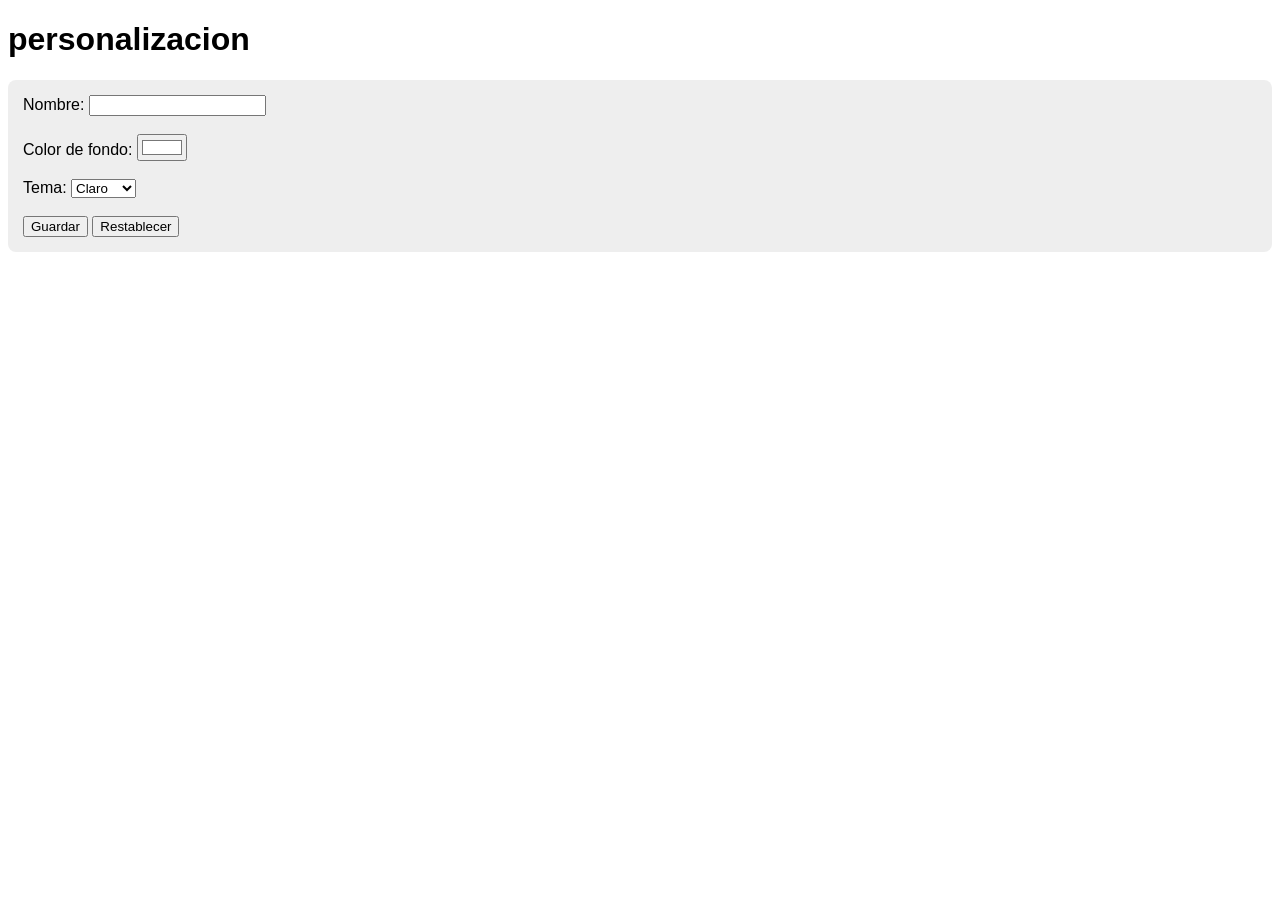
<file: index.html>
<!DOCTYPE html>
<html lang="es">
<head>
    <meta charset="UTF-8">
    <meta name="viewport" content="width=device-width, initial-scale=1.0">
    <title>guardian</title>
    <link rel="stylesheet" href="./guadian_interfaz/styles.css">
    
</head>
<body>
    <!-- Página principal de personalización de la interfaz -->
    <h1>personalizacion</h1>
    <!--contenedor vacio-->
    <div id="contenedor-bienvenida">
    
    </div>
    <!--formulario-->
    <form id="formulario">
        <!--nombre-->
        <label for="nombre">Nombre:</label>
        <input type="text" id="nombre">
        <br><br>
        <!--color de fondo-->
        <label for="color-fondo">Color de fondo:</label>
        <input type="color" id="color-fondo" value="#ffffff">
        <br><br>
        <!--tema-->
        <label for="tema">Tema:</label>
        <select id="tema">
            <option value="claro">Claro</option>
            <option value="oscuro">Oscuro</option>
        </select>
        <br><br>
        <!--botones-->
        <button type="submit">Guardar</button>
        <button type="button" id="restablecer">Restablecer</button>    
    </form>
    <!-- Cargamos el archivo JavaScript que controla la personalización -->
    <script src="./guadian_interfaz/script.js"></script>
</body>
</html>
</file>
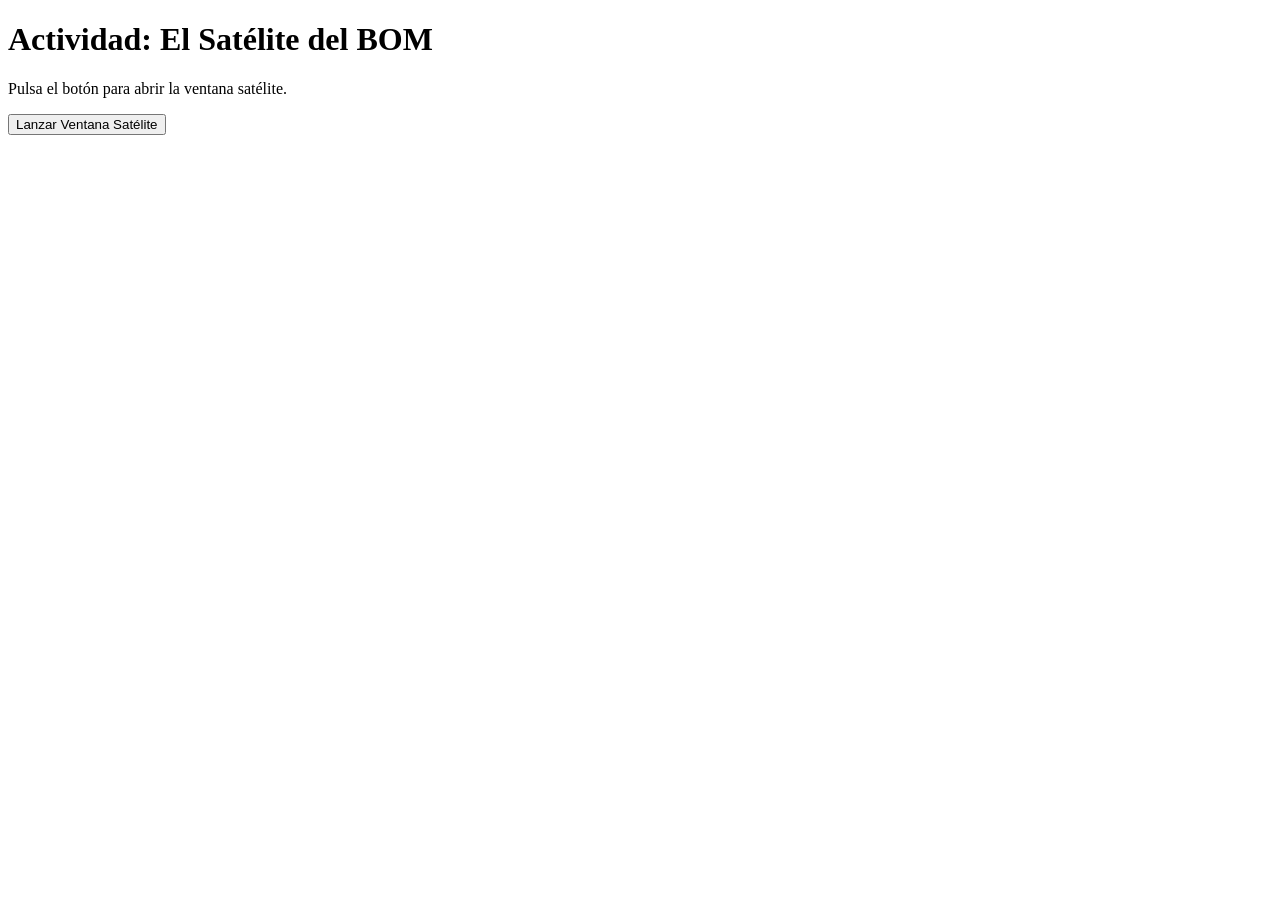
<file: Satelite BOM/index.html>
<!DOCTYPE html>
<html lang="es">
<head>
    <meta charset="UTF-8">
    <meta name="viewport" content="width=device-width, initial-scale=1.0">
    <title>Satélite del BOM</title>
    <script src="index.js" defer></script>
</head>
<body>
    <h1>Actividad: El Satélite del BOM</h1>
    <p>Pulsa el botón para abrir la ventana satélite.</p>
    <button id="lanzar">Lanzar Ventana Satélite</button>
    <p id="mensaje"></p>
</body>
</html>
</file>
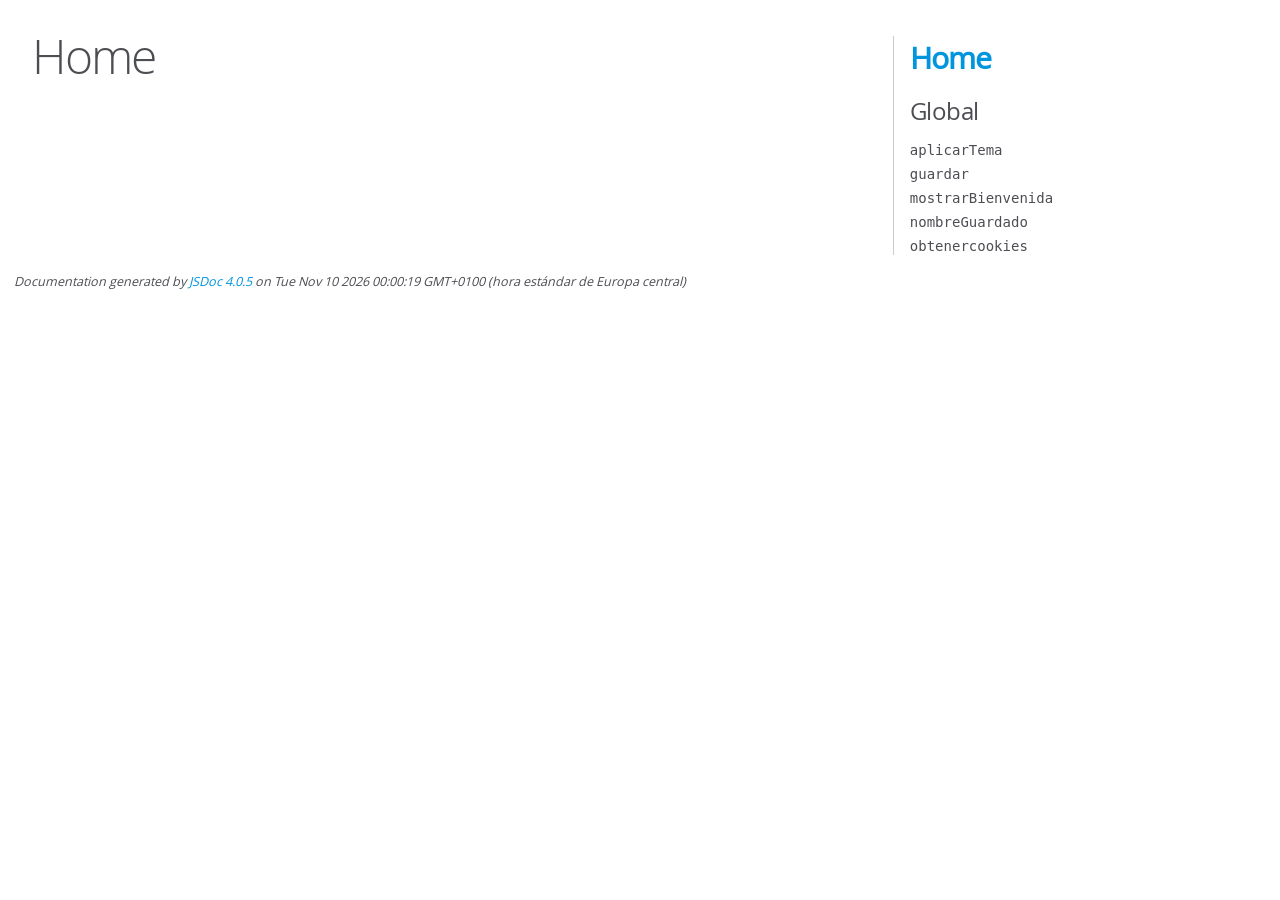
<file: guadian_interfaz/docs/index.html>
<!DOCTYPE html>
<html lang="en">
<head>
    <meta charset="utf-8">
    <title>JSDoc: Home</title>

    <script src="scripts/prettify/prettify.js"> </script>
    <script src="scripts/prettify/lang-css.js"> </script>
    <!--[if lt IE 9]>
      <script src="//html5shiv.googlecode.com/svn/trunk/html5.js"></script>
    <![endif]-->
    <link type="text/css" rel="stylesheet" href="styles/prettify-tomorrow.css">
    <link type="text/css" rel="stylesheet" href="styles/jsdoc-default.css">
</head>

<body>

<div id="main">

    <h1 class="page-title">Home</h1>

    



    


    <h3> </h3>










    









</div>

<nav>
    <h2><a href="index.html">Home</a></h2><h3>Global</h3><ul><li><a href="global.html#aplicarTema">aplicarTema</a></li><li><a href="global.html#guardar">guardar</a></li><li><a href="global.html#mostrarBienvenida">mostrarBienvenida</a></li><li><a href="global.html#nombreGuardado">nombreGuardado</a></li><li><a href="global.html#obtenercookies">obtenercookies</a></li></ul>
</nav>

<br class="clear">

<footer>
    Documentation generated by <a href="https://github.com/jsdoc/jsdoc">JSDoc 4.0.5</a> on Tue Nov 10 2026 00:00:19 GMT+0100 (hora estándar de Europa central)
</footer>

<script> prettyPrint(); </script>
<script src="scripts/linenumber.js"> </script>
</body>
</html>
</file>
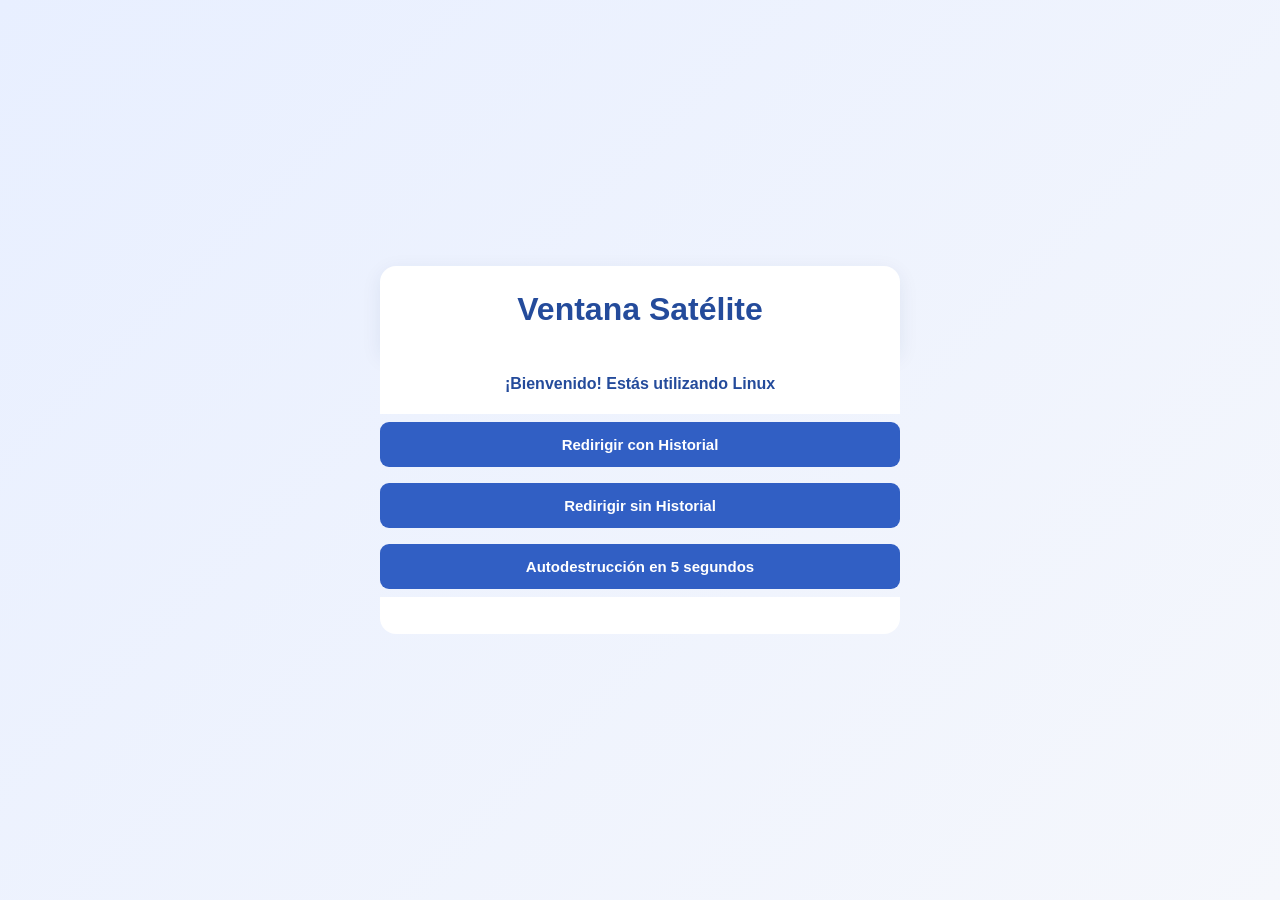
<file: SateliteBOM/satelite.html>
<!DOCTYPE html>
<html lang="es">
<head>
    <meta charset="UTF-8">
    <meta name="viewport" content="width=device-width, initial-scale=1.0">
    <title>Ventana Satélite</title>
    <script src="satelite.js" defer></script>
    <link rel="stylesheet" href="styles.css">
</head>
<body>

    <h1>Ventana Satélite</h1>

    <p id="bienvenida">Detectando sistema operativo...</p>
    <button id="conHistorial">Redirigir con Historial</button>
    <button id="sinHistorial">Redirigir sin Historial</button>
    <button id="autodestruccion">Autodestrucción en 5 segundos</button>
    <p id="cuentaAtras"></p>

</body>
</html>
</file>
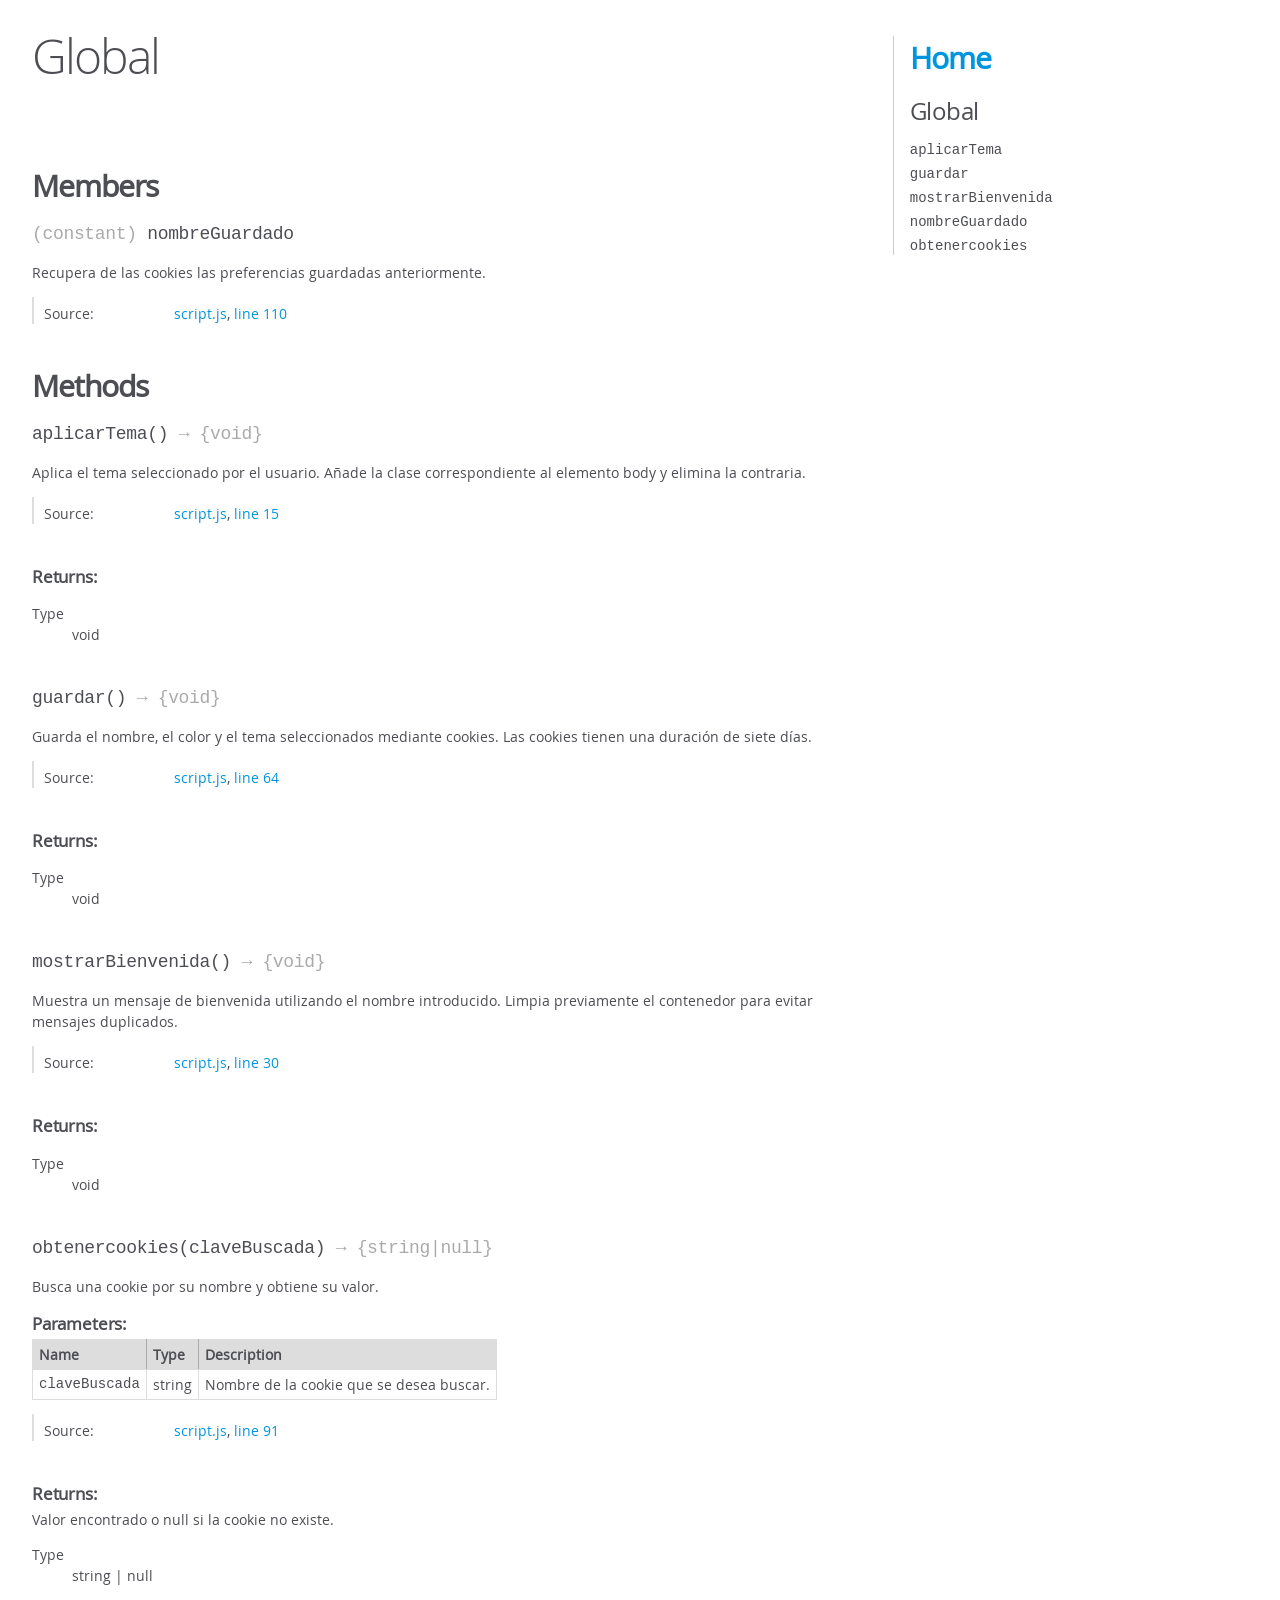
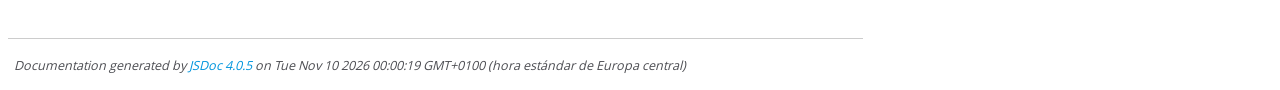
<file: guadian_interfaz/docs/global.html>
<!DOCTYPE html>
<html lang="en">
<head>
    <meta charset="utf-8">
    <title>JSDoc: Global</title>

    <script src="scripts/prettify/prettify.js"> </script>
    <script src="scripts/prettify/lang-css.js"> </script>
    <!--[if lt IE 9]>
      <script src="//html5shiv.googlecode.com/svn/trunk/html5.js"></script>
    <![endif]-->
    <link type="text/css" rel="stylesheet" href="styles/prettify-tomorrow.css">
    <link type="text/css" rel="stylesheet" href="styles/jsdoc-default.css">
</head>

<body>

<div id="main">

    <h1 class="page-title">Global</h1>

    




<section>

<header>
    
        <h2></h2>
        
    
</header>

<article>
    <div class="container-overview">
    
        

        


<dl class="details">

    

    

    

    

    

    

    

    

    

    

    

    

    

    

    

    
</dl>


        
    
    </div>

    

    

    

    

    

    

    
        <h3 class="subsection-title">Members</h3>

        
            
<h4 class="name" id="nombreGuardado"><span class="type-signature">(constant) </span>nombreGuardado<span class="type-signature"></span></h4>




<div class="description">
    Recupera de las cookies las preferencias guardadas anteriormente.
</div>







<dl class="details">

    

    

    

    

    

    

    

    

    

    

    

    

    
    <dt class="tag-source">Source:</dt>
    <dd class="tag-source"><ul class="dummy"><li>
        <a href="script.js.html">script.js</a>, <a href="script.js.html#line110">line 110</a>
    </li></ul></dd>
    

    

    

    
</dl>






        
    

    
        <h3 class="subsection-title">Methods</h3>

        
            

    

    
    <h4 class="name" id="aplicarTema"><span class="type-signature"></span>aplicarTema<span class="signature">()</span><span class="type-signature"> &rarr; {void}</span></h4>
    

    



<div class="description">
    Aplica el tema seleccionado por el usuario.Añade la clase correspondiente al elemento body y elimina la contraria.
</div>













<dl class="details">

    

    

    

    

    

    

    

    

    

    

    

    

    
    <dt class="tag-source">Source:</dt>
    <dd class="tag-source"><ul class="dummy"><li>
        <a href="script.js.html">script.js</a>, <a href="script.js.html#line15">line 15</a>
    </li></ul></dd>
    

    

    

    
</dl>















<h5>Returns:</h5>

        


<dl>
    <dt>
        Type
    </dt>
    <dd>
        
<span class="param-type">void</span>


    </dd>
</dl>

    





        
            

    

    
    <h4 class="name" id="guardar"><span class="type-signature"></span>guardar<span class="signature">()</span><span class="type-signature"> &rarr; {void}</span></h4>
    

    



<div class="description">
    Guarda el nombre, el color y el tema seleccionados mediante cookies.Las cookies tienen una duración de siete días.
</div>













<dl class="details">

    

    

    

    

    

    

    

    

    

    

    

    

    
    <dt class="tag-source">Source:</dt>
    <dd class="tag-source"><ul class="dummy"><li>
        <a href="script.js.html">script.js</a>, <a href="script.js.html#line64">line 64</a>
    </li></ul></dd>
    

    

    

    
</dl>















<h5>Returns:</h5>

        


<dl>
    <dt>
        Type
    </dt>
    <dd>
        
<span class="param-type">void</span>


    </dd>
</dl>

    





        
            

    

    
    <h4 class="name" id="mostrarBienvenida"><span class="type-signature"></span>mostrarBienvenida<span class="signature">()</span><span class="type-signature"> &rarr; {void}</span></h4>
    

    



<div class="description">
    Muestra un mensaje de bienvenida utilizando el nombre introducido.Limpia previamente el contenedor para evitar mensajes duplicados.
</div>













<dl class="details">

    

    

    

    

    

    

    

    

    

    

    

    

    
    <dt class="tag-source">Source:</dt>
    <dd class="tag-source"><ul class="dummy"><li>
        <a href="script.js.html">script.js</a>, <a href="script.js.html#line30">line 30</a>
    </li></ul></dd>
    

    

    

    
</dl>















<h5>Returns:</h5>

        


<dl>
    <dt>
        Type
    </dt>
    <dd>
        
<span class="param-type">void</span>


    </dd>
</dl>

    





        
            

    

    
    <h4 class="name" id="obtenercookies"><span class="type-signature"></span>obtenercookies<span class="signature">(claveBuscada)</span><span class="type-signature"> &rarr; {string|null}</span></h4>
    

    



<div class="description">
    Busca una cookie por su nombre y obtiene su valor.
</div>









    <h5>Parameters:</h5>
    

<table class="params">
    <thead>
    <tr>
        
        <th>Name</th>
        

        <th>Type</th>

        

        

        <th class="last">Description</th>
    </tr>
    </thead>

    <tbody>
    

        <tr>
            
                <td class="name"><code>claveBuscada</code></td>
            

            <td class="type">
            
                
<span class="param-type">string</span>


            
            </td>

            

            

            <td class="description last">Nombre de la cookie que se desea buscar.</td>
        </tr>

    
    </tbody>
</table>






<dl class="details">

    

    

    

    

    

    

    

    

    

    

    

    

    
    <dt class="tag-source">Source:</dt>
    <dd class="tag-source"><ul class="dummy"><li>
        <a href="script.js.html">script.js</a>, <a href="script.js.html#line91">line 91</a>
    </li></ul></dd>
    

    

    

    
</dl>















<h5>Returns:</h5>

        
<div class="param-desc">
    Valor encontrado o null si la cookie no existe.
</div>



<dl>
    <dt>
        Type
    </dt>
    <dd>
        
<span class="param-type">string</span>
|

<span class="param-type">null</span>


    </dd>
</dl>

    





        
    

    

    
</article>

</section>




</div>

<nav>
    <h2><a href="index.html">Home</a></h2><h3>Global</h3><ul><li><a href="global.html#aplicarTema">aplicarTema</a></li><li><a href="global.html#guardar">guardar</a></li><li><a href="global.html#mostrarBienvenida">mostrarBienvenida</a></li><li><a href="global.html#nombreGuardado">nombreGuardado</a></li><li><a href="global.html#obtenercookies">obtenercookies</a></li></ul>
</nav>

<br class="clear">

<footer>
    Documentation generated by <a href="https://github.com/jsdoc/jsdoc">JSDoc 4.0.5</a> on Tue Nov 10 2026 00:00:19 GMT+0100 (hora estándar de Europa central)
</footer>

<script> prettyPrint(); </script>
<script src="scripts/linenumber.js"> </script>
</body>
</html>
</file>
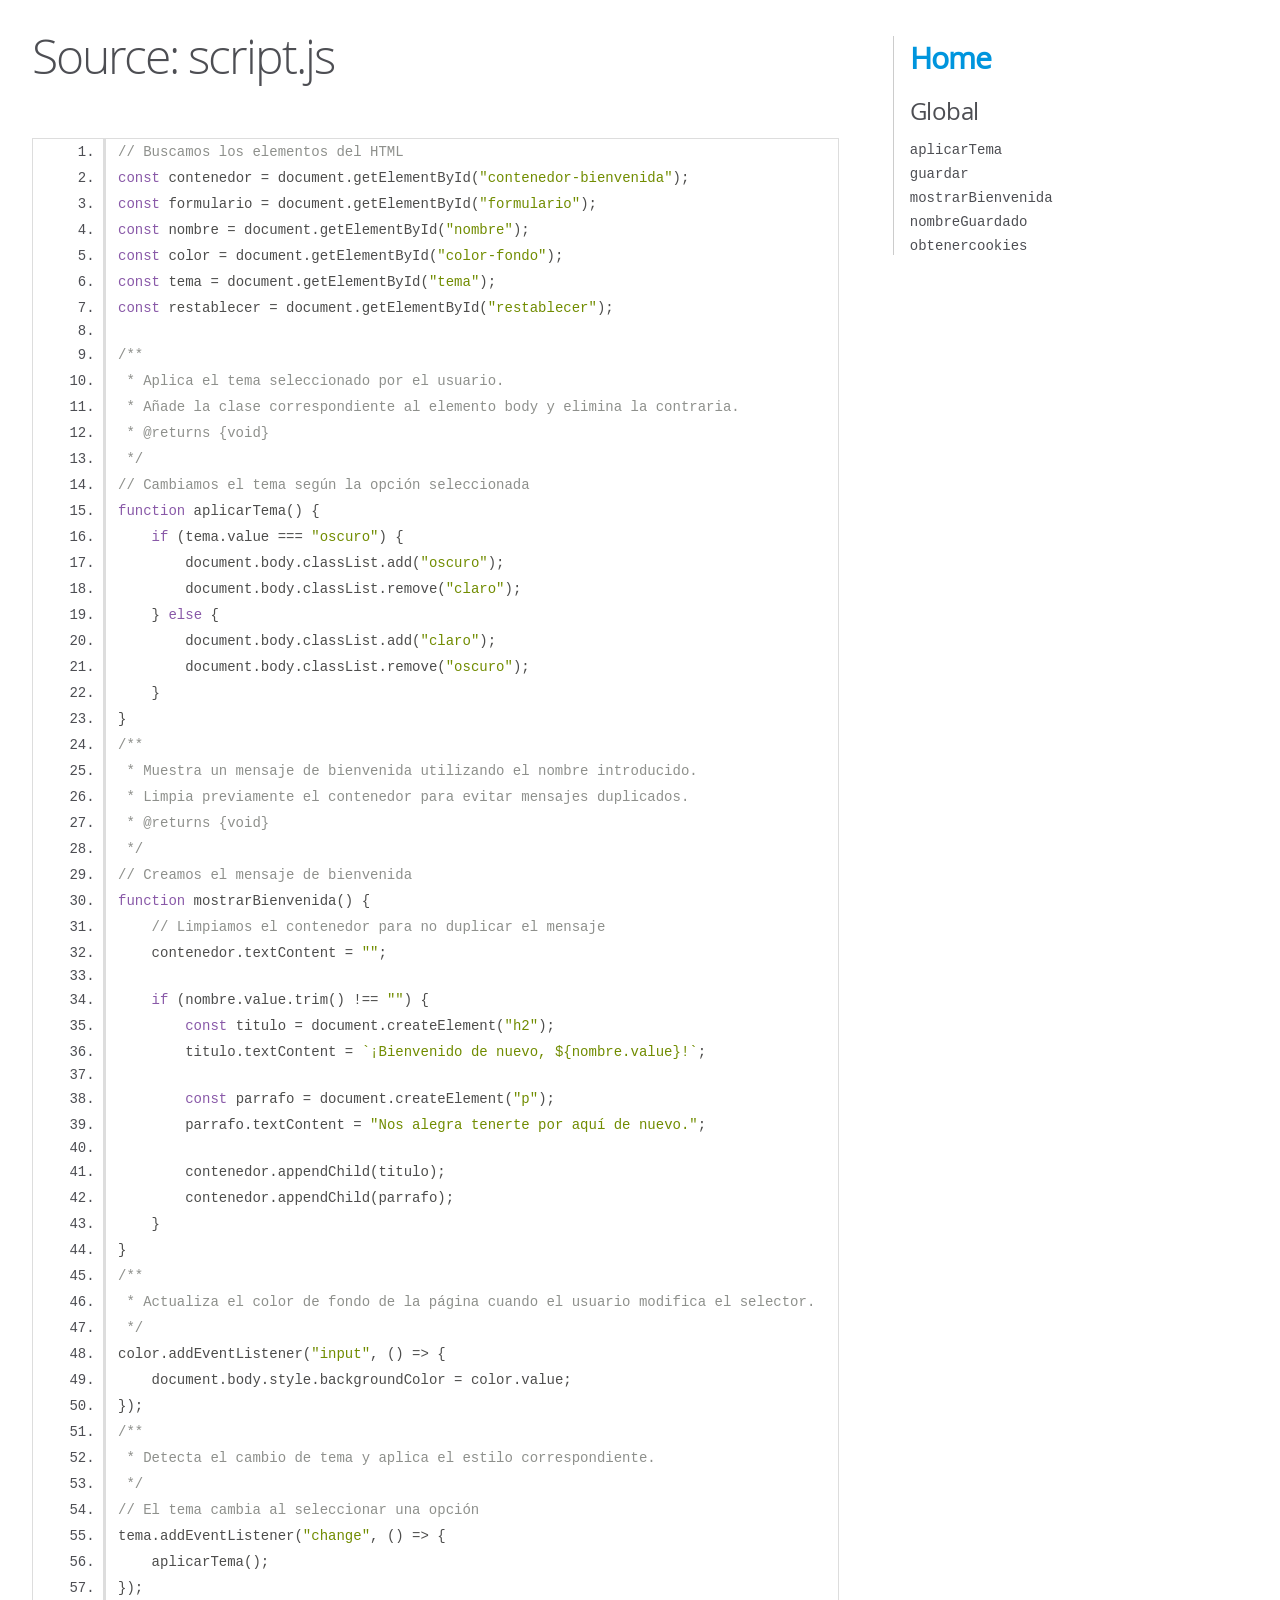
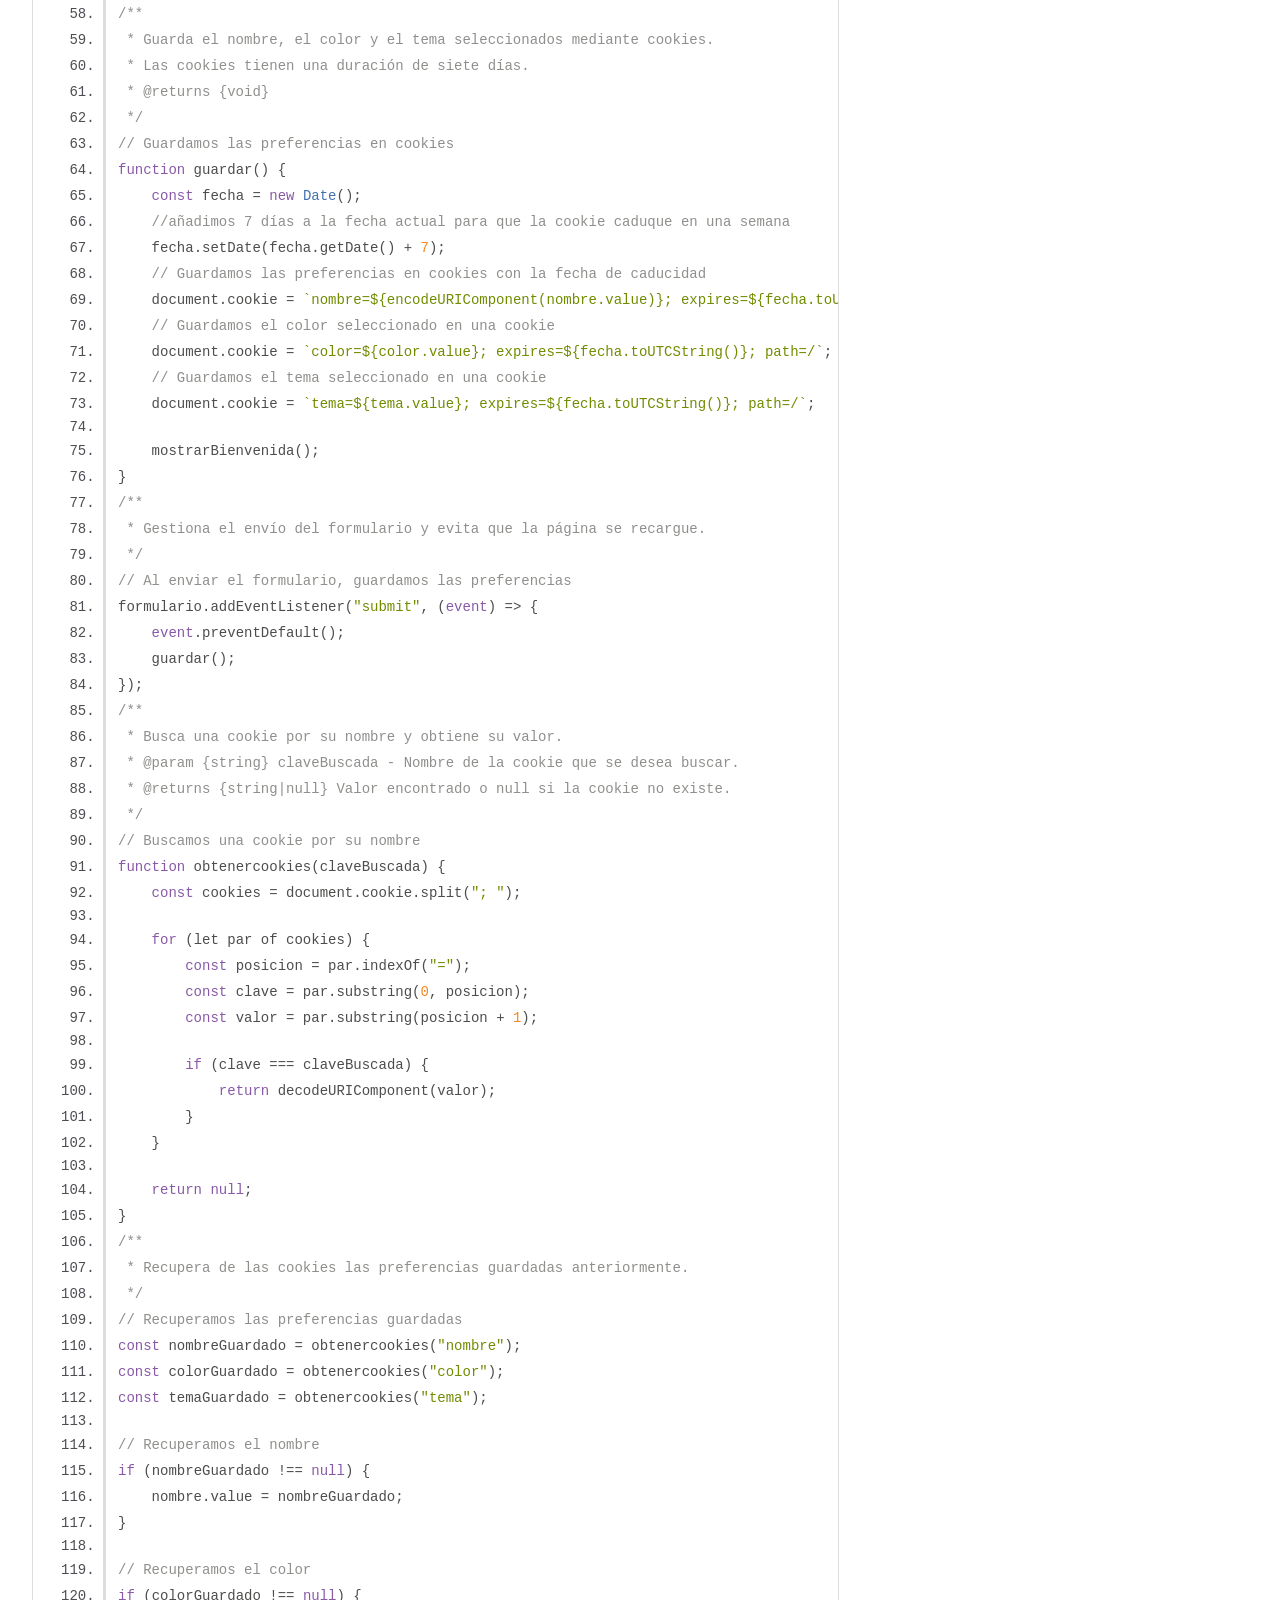
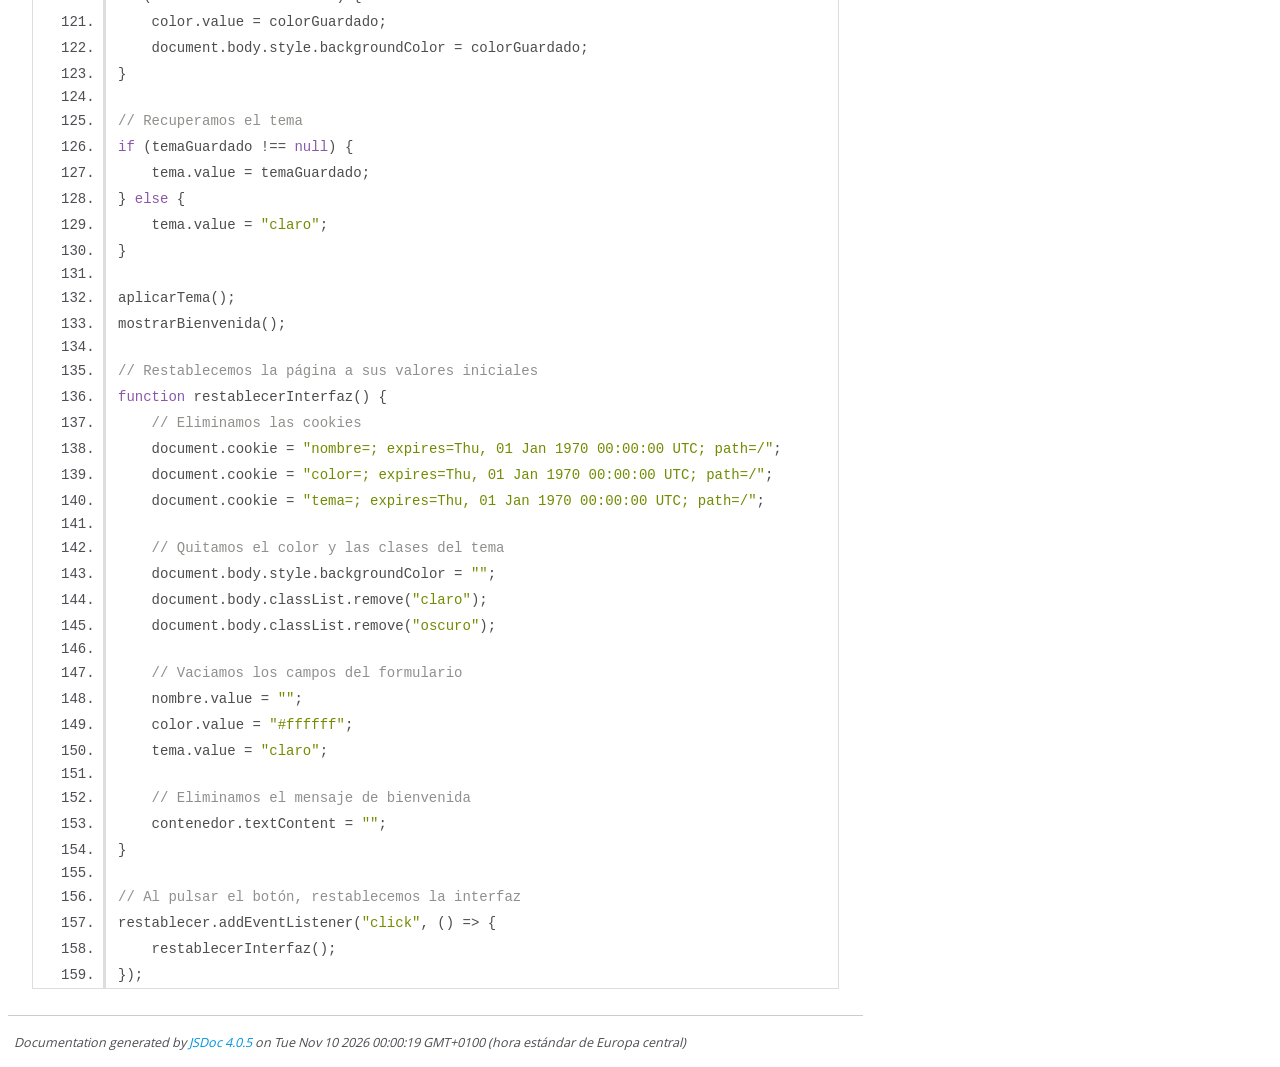
<file: guadian_interfaz/docs/script.js.html>
<!DOCTYPE html>
<html lang="en">
<head>
    <meta charset="utf-8">
    <title>JSDoc: Source: script.js</title>

    <script src="scripts/prettify/prettify.js"> </script>
    <script src="scripts/prettify/lang-css.js"> </script>
    <!--[if lt IE 9]>
      <script src="//html5shiv.googlecode.com/svn/trunk/html5.js"></script>
    <![endif]-->
    <link type="text/css" rel="stylesheet" href="styles/prettify-tomorrow.css">
    <link type="text/css" rel="stylesheet" href="styles/jsdoc-default.css">
</head>

<body>

<div id="main">

    <h1 class="page-title">Source: script.js</h1>

    



    
    <section>
        <article>
            <pre class="prettyprint source linenums"><code>// Buscamos los elementos del HTML
const contenedor = document.getElementById("contenedor-bienvenida");
const formulario = document.getElementById("formulario");
const nombre = document.getElementById("nombre");
const color = document.getElementById("color-fondo");
const tema = document.getElementById("tema");
const restablecer = document.getElementById("restablecer");

/**
 * Aplica el tema seleccionado por el usuario.
 * Añade la clase correspondiente al elemento body y elimina la contraria.
 * @returns {void}
 */
// Cambiamos el tema según la opción seleccionada
function aplicarTema() {
    if (tema.value === "oscuro") {
        document.body.classList.add("oscuro");
        document.body.classList.remove("claro");
    } else {
        document.body.classList.add("claro");
        document.body.classList.remove("oscuro");
    }
}
/**
 * Muestra un mensaje de bienvenida utilizando el nombre introducido.
 * Limpia previamente el contenedor para evitar mensajes duplicados.
 * @returns {void}
 */
// Creamos el mensaje de bienvenida
function mostrarBienvenida() {
    // Limpiamos el contenedor para no duplicar el mensaje
    contenedor.textContent = "";

    if (nombre.value.trim() !== "") {
        const titulo = document.createElement("h2");
        titulo.textContent = `¡Bienvenido de nuevo, ${nombre.value}!`;

        const parrafo = document.createElement("p");
        parrafo.textContent = "Nos alegra tenerte por aquí de nuevo.";

        contenedor.appendChild(titulo);
        contenedor.appendChild(parrafo);
    }
}
/**
 * Actualiza el color de fondo de la página cuando el usuario modifica el selector.
 */
color.addEventListener("input", () => {
    document.body.style.backgroundColor = color.value;
});
/**
 * Detecta el cambio de tema y aplica el estilo correspondiente.
 */
// El tema cambia al seleccionar una opción
tema.addEventListener("change", () => {
    aplicarTema();
});
/**
 * Guarda el nombre, el color y el tema seleccionados mediante cookies.
 * Las cookies tienen una duración de siete días.
 * @returns {void}
 */
// Guardamos las preferencias en cookies
function guardar() {
    const fecha = new Date();
    //añadimos 7 días a la fecha actual para que la cookie caduque en una semana
    fecha.setDate(fecha.getDate() + 7);
    // Guardamos las preferencias en cookies con la fecha de caducidad
    document.cookie = `nombre=${encodeURIComponent(nombre.value)}; expires=${fecha.toUTCString()}; path=/`;
    // Guardamos el color seleccionado en una cookie
    document.cookie = `color=${color.value}; expires=${fecha.toUTCString()}; path=/`;
    // Guardamos el tema seleccionado en una cookie
    document.cookie = `tema=${tema.value}; expires=${fecha.toUTCString()}; path=/`;

    mostrarBienvenida();
}
/**
 * Gestiona el envío del formulario y evita que la página se recargue.
 */
// Al enviar el formulario, guardamos las preferencias
formulario.addEventListener("submit", (event) => {
    event.preventDefault();
    guardar();
});
/**
 * Busca una cookie por su nombre y obtiene su valor.
 * @param {string} claveBuscada - Nombre de la cookie que se desea buscar.
 * @returns {string|null} Valor encontrado o null si la cookie no existe.
 */
// Buscamos una cookie por su nombre
function obtenercookies(claveBuscada) {
    const cookies = document.cookie.split("; ");

    for (let par of cookies) {
        const posicion = par.indexOf("=");
        const clave = par.substring(0, posicion);
        const valor = par.substring(posicion + 1);

        if (clave === claveBuscada) {
            return decodeURIComponent(valor);
        }
    }

    return null;
}
/**
 * Recupera de las cookies las preferencias guardadas anteriormente.
 */
// Recuperamos las preferencias guardadas
const nombreGuardado = obtenercookies("nombre");
const colorGuardado = obtenercookies("color");
const temaGuardado = obtenercookies("tema");

// Recuperamos el nombre
if (nombreGuardado !== null) {
    nombre.value = nombreGuardado;
}

// Recuperamos el color
if (colorGuardado !== null) {
    color.value = colorGuardado;
    document.body.style.backgroundColor = colorGuardado;
}

// Recuperamos el tema
if (temaGuardado !== null) {
    tema.value = temaGuardado;
} else {
    tema.value = "claro";
}

aplicarTema();
mostrarBienvenida();

// Restablecemos la página a sus valores iniciales
function restablecerInterfaz() {
    // Eliminamos las cookies
    document.cookie = "nombre=; expires=Thu, 01 Jan 1970 00:00:00 UTC; path=/";
    document.cookie = "color=; expires=Thu, 01 Jan 1970 00:00:00 UTC; path=/";
    document.cookie = "tema=; expires=Thu, 01 Jan 1970 00:00:00 UTC; path=/";

    // Quitamos el color y las clases del tema
    document.body.style.backgroundColor = "";
    document.body.classList.remove("claro");
    document.body.classList.remove("oscuro");

    // Vaciamos los campos del formulario
    nombre.value = "";
    color.value = "#ffffff";
    tema.value = "claro";

    // Eliminamos el mensaje de bienvenida
    contenedor.textContent = "";
}

// Al pulsar el botón, restablecemos la interfaz
restablecer.addEventListener("click", () => {
    restablecerInterfaz();
});</code></pre>
        </article>
    </section>




</div>

<nav>
    <h2><a href="index.html">Home</a></h2><h3>Global</h3><ul><li><a href="global.html#aplicarTema">aplicarTema</a></li><li><a href="global.html#guardar">guardar</a></li><li><a href="global.html#mostrarBienvenida">mostrarBienvenida</a></li><li><a href="global.html#nombreGuardado">nombreGuardado</a></li><li><a href="global.html#obtenercookies">obtenercookies</a></li></ul>
</nav>

<br class="clear">

<footer>
    Documentation generated by <a href="https://github.com/jsdoc/jsdoc">JSDoc 4.0.5</a> on Tue Nov 10 2026 00:00:19 GMT+0100 (hora estándar de Europa central)
</footer>

<script> prettyPrint(); </script>
<script src="scripts/linenumber.js"> </script>
</body>
</html>
</file>
<file: guadian_interfaz/styles.css>
/* Estilos generales de la página */
body {
    background-color: white;
    color: black;
    font-family: Arial, sans-serif;
}

/* Tema claro */
body.claro {
    color: black;
}

body.claro form {
    background-color: #eeeeee;
    color: black;
}

/* Tema oscuro */
body.oscuro {
    background-color: #222222;
    color: white;
}

body.oscuro form {
    background-color: #333333;
    color: white;
}
/* Estilos generales del formulario */
form {
    padding: 15px;
    border-radius: 8px;
}
</file>
<file: guadian_interfaz/docs/styles/prettify-tomorrow.css>
/* Tomorrow Theme */
/* Original theme - https://github.com/chriskempson/tomorrow-theme */
/* Pretty printing styles. Used with prettify.js. */
/* SPAN elements with the classes below are added by prettyprint. */
/* plain text */
.pln {
  color: #4d4d4c; }

@media screen {
  /* string content */
  .str {
    color: #718c00; }

  /* a keyword */
  .kwd {
    color: #8959a8; }

  /* a comment */
  .com {
    color: #8e908c; }

  /* a type name */
  .typ {
    color: #4271ae; }

  /* a literal value */
  .lit {
    color: #f5871f; }

  /* punctuation */
  .pun {
    color: #4d4d4c; }

  /* lisp open bracket */
  .opn {
    color: #4d4d4c; }

  /* lisp close bracket */
  .clo {
    color: #4d4d4c; }

  /* a markup tag name */
  .tag {
    color: #c82829; }

  /* a markup attribute name */
  .atn {
    color: #f5871f; }

  /* a markup attribute value */
  .atv {
    color: #3e999f; }

  /* a declaration */
  .dec {
    color: #f5871f; }

  /* a variable name */
  .var {
    color: #c82829; }

  /* a function name */
  .fun {
    color: #4271ae; } }
/* Use higher contrast and text-weight for printable form. */
@media print, projection {
  .str {
    color: #060; }

  .kwd {
    color: #006;
    font-weight: bold; }

  .com {
    color: #600;
    font-style: italic; }

  .typ {
    color: #404;
    font-weight: bold; }

  .lit {
    color: #044; }

  .pun, .opn, .clo {
    color: #440; }

  .tag {
    color: #006;
    font-weight: bold; }

  .atn {
    color: #404; }

  .atv {
    color: #060; } }
/* Style */
/*
pre.prettyprint {
  background: white;
  font-family: Consolas, Monaco, 'Andale Mono', monospace;
  font-size: 12px;
  line-height: 1.5;
  border: 1px solid #ccc;
  padding: 10px; }
*/

/* Specify class=linenums on a pre to get line numbering */
ol.linenums {
  margin-top: 0;
  margin-bottom: 0; }

/* IE indents via margin-left */
li.L0,
li.L1,
li.L2,
li.L3,
li.L4,
li.L5,
li.L6,
li.L7,
li.L8,
li.L9 {
  /* */ }

/* Alternate shading for lines */
li.L1,
li.L3,
li.L5,
li.L7,
li.L9 {
  /* */ }
</file>
<file: guadian_interfaz/docs/styles/jsdoc-default.css>
@font-face {
    font-family: 'Open Sans';
    font-weight: normal;
    font-style: normal;
    src: url('../fonts/OpenSans-Regular-webfont.eot');
    src:
        local('Open Sans'),
        local('OpenSans'),
        url('../fonts/OpenSans-Regular-webfont.eot?#iefix') format('embedded-opentype'),
        url('../fonts/OpenSans-Regular-webfont.woff') format('woff'),
        url('../fonts/OpenSans-Regular-webfont.svg#open_sansregular') format('svg');
}

@font-face {
    font-family: 'Open Sans Light';
    font-weight: normal;
    font-style: normal;
    src: url('../fonts/OpenSans-Light-webfont.eot');
    src:
        local('Open Sans Light'),
        local('OpenSans Light'),
        url('../fonts/OpenSans-Light-webfont.eot?#iefix') format('embedded-opentype'),
        url('../fonts/OpenSans-Light-webfont.woff') format('woff'),
        url('../fonts/OpenSans-Light-webfont.svg#open_sanslight') format('svg');
}

html
{
    overflow: auto;
    background-color: #fff;
    font-size: 14px;
}

body
{
    font-family: 'Open Sans', sans-serif;
    line-height: 1.5;
    color: #4d4e53;
    background-color: white;
}

a, a:visited, a:active {
    color: #0095dd;
    text-decoration: none;
}

a:hover {
    text-decoration: underline;
}

header
{
    display: block;
    padding: 0px 4px;
}

tt, code, kbd, samp {
    font-family: Consolas, Monaco, 'Andale Mono', monospace;
}

.class-description {
    font-size: 130%;
    line-height: 140%;
    margin-bottom: 1em;
    margin-top: 1em;
}

.class-description:empty {
    margin: 0;
}

#main {
    float: left;
    width: 70%;
}

article dl {
    margin-bottom: 40px;
}

article img {
  max-width: 100%;
}

section
{
    display: block;
    background-color: #fff;
    padding: 12px 24px;
    border-bottom: 1px solid #ccc;
    margin-right: 30px;
}

.variation {
    display: none;
}

.signature-attributes {
    font-size: 60%;
    color: #aaa;
    font-style: italic;
    font-weight: lighter;
}

nav
{
    display: block;
    float: right;
    margin-top: 28px;
    width: 30%;
    box-sizing: border-box;
    border-left: 1px solid #ccc;
    padding-left: 16px;
}

nav ul {
    font-family: 'Lucida Grande', 'Lucida Sans Unicode', arial, sans-serif;
    font-size: 100%;
    line-height: 17px;
    padding: 0;
    margin: 0;
    list-style-type: none;
}

nav ul a, nav ul a:visited, nav ul a:active {
    font-family: Consolas, Monaco, 'Andale Mono', monospace;
    line-height: 18px;
    color: #4D4E53;
}

nav h3 {
    margin-top: 12px;
}

nav li {
    margin-top: 6px;
}

footer {
    display: block;
    padding: 6px;
    margin-top: 12px;
    font-style: italic;
    font-size: 90%;
}

h1, h2, h3, h4 {
    font-weight: 200;
    margin: 0;
}

h1
{
    font-family: 'Open Sans Light', sans-serif;
    font-size: 48px;
    letter-spacing: -2px;
    margin: 12px 24px 20px;
}

h2, h3.subsection-title
{
    font-size: 30px;
    font-weight: 700;
    letter-spacing: -1px;
    margin-bottom: 12px;
}

h3
{
    font-size: 24px;
    letter-spacing: -0.5px;
    margin-bottom: 12px;
}

h4
{
    font-size: 18px;
    letter-spacing: -0.33px;
    margin-bottom: 12px;
    color: #4d4e53;
}

h5, .container-overview .subsection-title
{
    font-size: 120%;
    font-weight: bold;
    letter-spacing: -0.01em;
    margin: 8px 0 3px 0;
}

h6
{
    font-size: 100%;
    letter-spacing: -0.01em;
    margin: 6px 0 3px 0;
    font-style: italic;
}

table
{
    border-spacing: 0;
    border: 0;
    border-collapse: collapse;
}

td, th
{
    border: 1px solid #ddd;
    margin: 0px;
    text-align: left;
    vertical-align: top;
    padding: 4px 6px;
    display: table-cell;
}

thead tr
{
    background-color: #ddd;
    font-weight: bold;
}

th { border-right: 1px solid #aaa; }
tr > th:last-child { border-right: 1px solid #ddd; }

.ancestors, .attribs { color: #999; }
.ancestors a, .attribs a
{
    color: #999 !important;
    text-decoration: none;
}

.clear
{
    clear: both;
}

.important
{
    font-weight: bold;
    color: #950B02;
}

.yes-def {
    text-indent: -1000px;
}

.type-signature {
    color: #aaa;
}

.name, .signature {
    font-family: Consolas, Monaco, 'Andale Mono', monospace;
}

.details { margin-top: 14px; border-left: 2px solid #DDD; }
.details dt { width: 120px; float: left; padding-left: 10px;  padding-top: 6px; }
.details dd { margin-left: 70px; }
.details ul { margin: 0; }
.details ul { list-style-type: none; }
.details li { margin-left: 30px; padding-top: 6px; }
.details pre.prettyprint { margin: 0 }
.details .object-value { padding-top: 0; }

.description {
    margin-bottom: 1em;
    margin-top: 1em;
}

.code-caption
{
    font-style: italic;
    font-size: 107%;
    margin: 0;
}

.source
{
    border: 1px solid #ddd;
    width: 80%;
    overflow: auto;
}

.prettyprint.source {
    width: inherit;
}

.source code
{
    font-size: 100%;
    line-height: 18px;
    display: block;
    padding: 4px 12px;
    margin: 0;
    background-color: #fff;
    color: #4D4E53;
}

.prettyprint code span.line
{
  display: inline-block;
}

.prettyprint.linenums
{
  padding-left: 70px;
  -webkit-user-select: none;
  -moz-user-select: none;
  -ms-user-select: none;
  user-select: none;
}

.prettyprint.linenums ol
{
  padding-left: 0;
}

.prettyprint.linenums li
{
  border-left: 3px #ddd solid;
}

.prettyprint.linenums li.selected,
.prettyprint.linenums li.selected *
{
  background-color: lightyellow;
}

.prettyprint.linenums li *
{
  -webkit-user-select: text;
  -moz-user-select: text;
  -ms-user-select: text;
  user-select: text;
}

.params .name, .props .name, .name code {
    color: #4D4E53;
    font-family: Consolas, Monaco, 'Andale Mono', monospace;
    font-size: 100%;
}

.params td.description > p:first-child,
.props td.description > p:first-child
{
    margin-top: 0;
    padding-top: 0;
}

.params td.description > p:last-child,
.props td.description > p:last-child
{
    margin-bottom: 0;
    padding-bottom: 0;
}

.disabled {
    color: #454545;
}
</file>
<file: SateliteBOM/styles.css>
/* =====================================
   ESTILOS GENERALES - SATÉLITE DEL BOM
   ===================================== */

* {
    margin: 0;
    padding: 0;
    box-sizing: border-box;
}

body {
    font-family: Arial, Helvetica, sans-serif;
    background: linear-gradient(135deg, #e8efff, #f5f7fc);
    color: #243047;
    min-height: 100vh;
    padding: 35px 20px;
    display: flex;
    flex-direction: column;
    align-items: center;
    justify-content: center;
}

h1 {
    color: #244b9b;
    font-size: 2rem;
    margin-bottom: 18px;
    text-align: center;
}

p {
    line-height: 1.6;
    margin: 12px 0;
    text-align: center;
}

/* Contenido principal de ambas páginas */

body > h1,
body > p,
body > button {
    width: 100%;
    max-width: 520px;
}

body > h1 {
    background: white;
    padding: 25px;
    border-radius: 16px 16px 0 0;
    margin-bottom: 0;
    box-shadow: 0 5px 20px rgba(30, 55, 100, 0.08);
}

body > p {
    background: white;
    max-width: 520px;
    padding: 12px 25px;
    margin: 0;
}

body > p:last-child {
    border-radius: 0 0 16px 16px;
    padding-bottom: 25px;
}

/* Botones */

button {
    max-width: 470px;
    padding: 14px 20px;
    margin: 8px 0;
    border: none;
    border-radius: 9px;
    background: #315fc4;
    color: white;
    font-size: 15px;
    font-weight: bold;
    cursor: pointer;
    transition: background 0.2s ease, transform 0.2s ease;
}

button:hover {
    background: #204694;
    transform: translateY(-2px);
}

button:focus-visible {
    outline: 3px solid #f0b429;
    outline-offset: 3px;
}

button:disabled {
    background: #8995aa;
    cursor: not-allowed;
    transform: none;
}

/* Mensajes de información */

#mensaje,
#bienvenida,
#cuentaAtras {
    color: #40516d;
    font-weight: 500;
}

#bienvenida {
    color: #244b9b;
    font-weight: bold;
    padding: 18px 25px;
}

#cuentaAtras {
    color: #b45309;
    font-weight: bold;
}

/* Enlaces */

a {
    color: #244b9b;
    font-weight: bold;
    text-decoration: none;
}

a:hover {
    text-decoration: underline;
}

/* Adaptación a móviles */

@media (max-width: 600px) {
    body {
        padding: 20px 12px;
    }

    h1 {
        font-size: 1.5rem;
    }

    button {
        font-size: 14px;
        width: 100%;
    }
}
</file>
